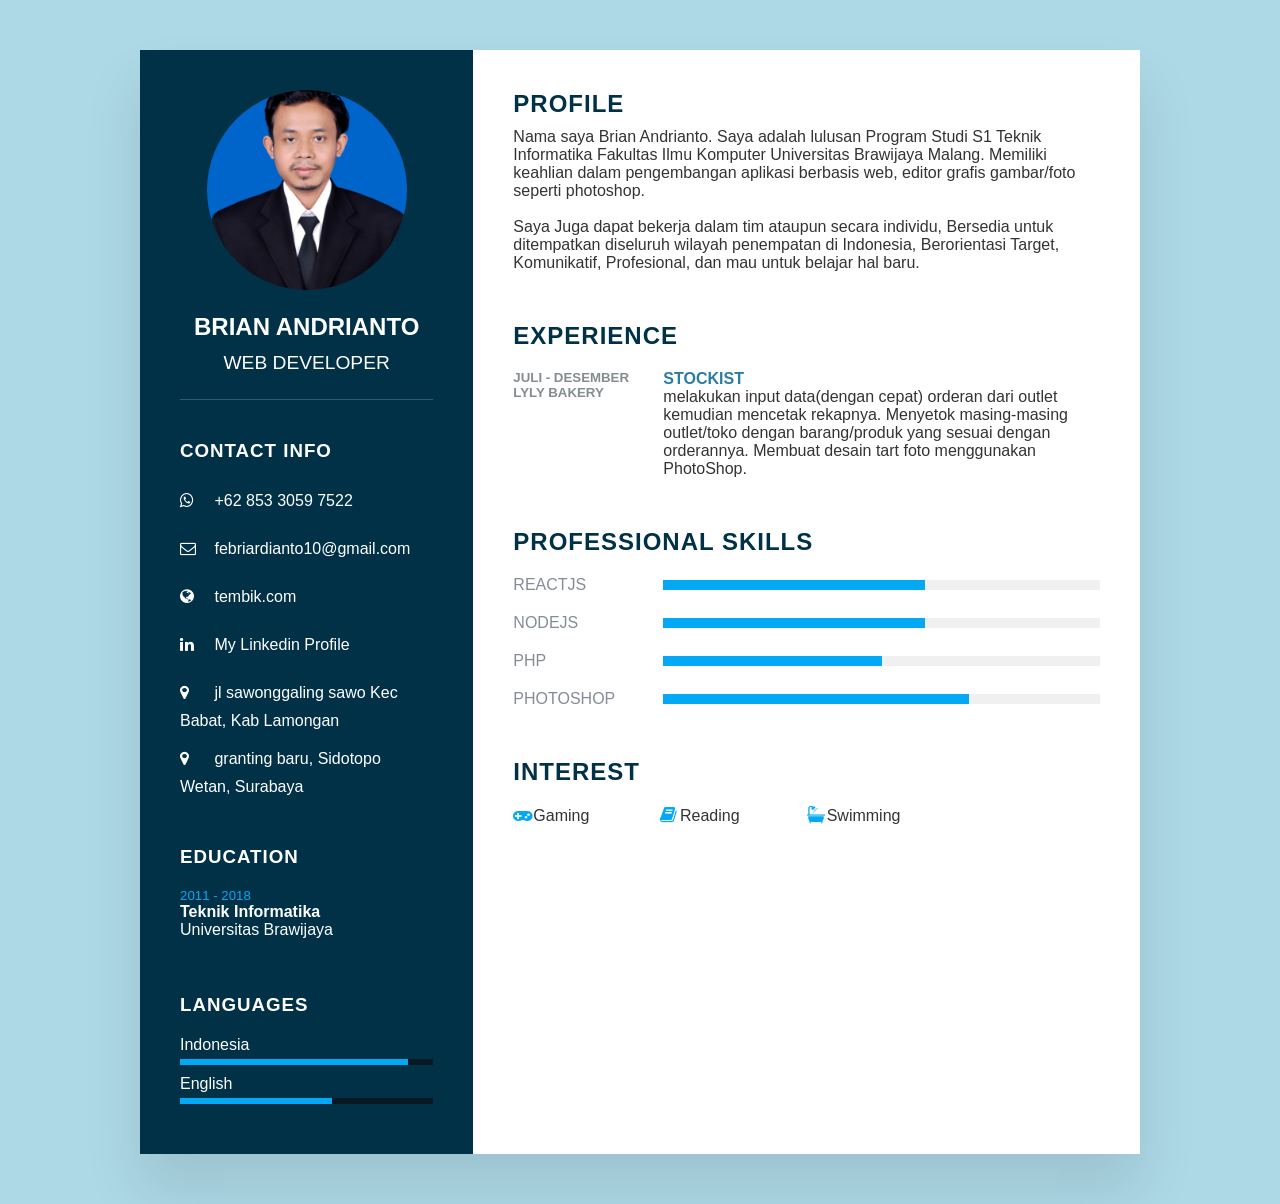
<file: index.html>
<!DOCTYPE html>
<html>

<head>
  <meta charset="utf-8" />
  <meta name="viewport" content="width=device-width, initial-scale=1" />
  <title>My Portfolio</title>
  <link rel="stylesheet" href="https://cdnjs.cloudflare.com/ajax/libs/font-awesome/4.7.0/css/font-awesome.css"
    integrity="sha512-5A8nwdMOWrSz20fDsjczgUidUBR8liPYU+WymTZP1lmY9G6Oc7HlZv156XqnsgNUzTyMefFTcsFH/tnJE/+xBg=="
    crossorigin="anonymous" referrerpolicy="no-referrer" />
  <link rel="stylesheet" type="text/css" href="style.css" />
</head>

<body>
  <div class="container">
    <div class="left_side">
      <div class="profileText">
        <div class="imgBx">
          <img src="pp.jpg" />
        </div>
        <h2>Brian Andrianto<br /><span>Web Developer</span></h2>
      </div>
      <div class="contactInfo">
        <h3 class="title">Contact Info</h3>
        <ul>
          <li class="point">
            <a href="https://wa.me/+6285330597522" target="_blank">
              <span class="icon"><i class="fa fa-whatsapp" aria-hidden="true"></i></span>
              <span class="text">+62 853 3059 7522</span>
            </a>
          </li>
          <li class="point">
            <a href="mailto:febriardianto10@gmail.com">
              <span class="icon"><i class="fa fa-envelope-o" aria-hidden="true"></i></span>
              <span class="text">febriardianto10@gmail.com</span>
            </a>
          </li>
          <li class="point">
            <a href="http://tembik.com" target="_blank">
              <span class="icon"><i class="fa fa-globe" aria-hidden="true"></i></span>
              <span class="text">tembik.com</span>
            </a>
          </li>
          <li class="point">
            <a href="https://www.linkedin.com/in/brian-andrianto-819239231/" target="_blank">
              <span class="icon"><i class="fa fa-linkedin" aria-hidden="true"></i></span>
              <span class="text">My Linkedin Profile</span>
            </a>
          </li>
          <li class="point">
            <span class="icon"><i class="fa fa-map-marker" aria-hidden="true"></i></span>
            <span class="text">jl sawonggaling sawo Kec Babat, Kab Lamongan</span>
          </li>
          <li class="point">
            <span class="icon"><i class="fa fa-map-marker" aria-hidden="true"></i></span>
            <span class="text">granting baru, Sidotopo Wetan, Surabaya</span>
          </li>
        </ul>
      </div>

      <div class="contactInfo education">
        <h3 class="title">Education</h3>
        <ul>
          <li>
            <h5>2011 - 2018</h5>
            <h4>Teknik Informatika</h4>
            <h4>Universitas Brawijaya</h4>
          </li>
        </ul>
      </div>
      <div class="contactInfo language">
        <h3 class="title">Languages</h3>
        <ul>
          <li>
            <span class="text">Indonesia</span>
            <span class="percent">
              <div style="width: 90%"></div>
            </span>
          </li>
          <li>
            <span class="text">English</span>
            <span class="percent">
              <div style="width: 60%"></div>
            </span>
          </li>
        </ul>
      </div>
    </div>

    <div class="right_side">
      <div class="about">
        <h2 class="title2">Profile</h2>
        <p>
          Nama saya Brian Andrianto. Saya adalah lulusan Program Studi S1
          Teknik Informatika Fakultas Ilmu Komputer Universitas Brawijaya
          Malang. Memiliki keahlian dalam pengembangan aplikasi berbasis web,
          editor grafis gambar/foto seperti photoshop. <br />
          <br />
          Saya Juga dapat bekerja dalam tim ataupun secara individu, Bersedia
          untuk ditempatkan diseluruh wilayah penempatan di Indonesia,
          Berorientasi Target, Komunikatif, Profesional, dan mau untuk belajar
          hal baru.
        </p>
      </div>
      <div class="about">
        <h2 class="title2">Experience</h2>
        <div class="box">
          <div class="year_company">
            <h5>juli - desember</h5>
            <h5>Lyly Bakery</h5>
          </div>
          <div class="text">
            <h4>Stockist</h4>
            <p>
              melakukan input data(dengan cepat) orderan dari outlet kemudian
              mencetak rekapnya. Menyetok masing-masing outlet/toko dengan
              barang/produk yang sesuai dengan orderannya. Membuat desain tart
              foto menggunakan PhotoShop.
            </p>
          </div>
        </div>              
      </div>

      <div class="about skills">
        <h2 class="title2">Professional Skills</h2>
        <div class="box">
          <h4>reactjs</h4>
          <div class="percent">
            <div style="width: 60%"></div>
          </div>
        </div>
        <div class="box">
          <h4>nodejs</h4>
          <div class="percent">
            <div style="width: 60%"></div>
          </div>
        </div>
        <div class="box">
          <h4>php</h4>
          <div class="percent">
            <div style="width: 50%"></div>
          </div>
        </div>
        <div class="box">
          <h4>Photoshop</h4>
          <div class="percent">
            <div style="width: 70%"></div>
          </div>
        </div>
      </div>
      <div class="about interest">
        <h2 class="title2">Interest</h2>
        <ul>
          <li><i class="fa fa-gamepad" aria-hidden="true"></i>Gaming</li>          
          <li><i class="fa fa-book" aria-hidden="true"></i>Reading</li>
          <li><i class="fa fa-bath" aria-hidden="true"></i>Swimming</li>
        </ul>
      </div>
    </div>
  </div>
</body>

</html>
</file>
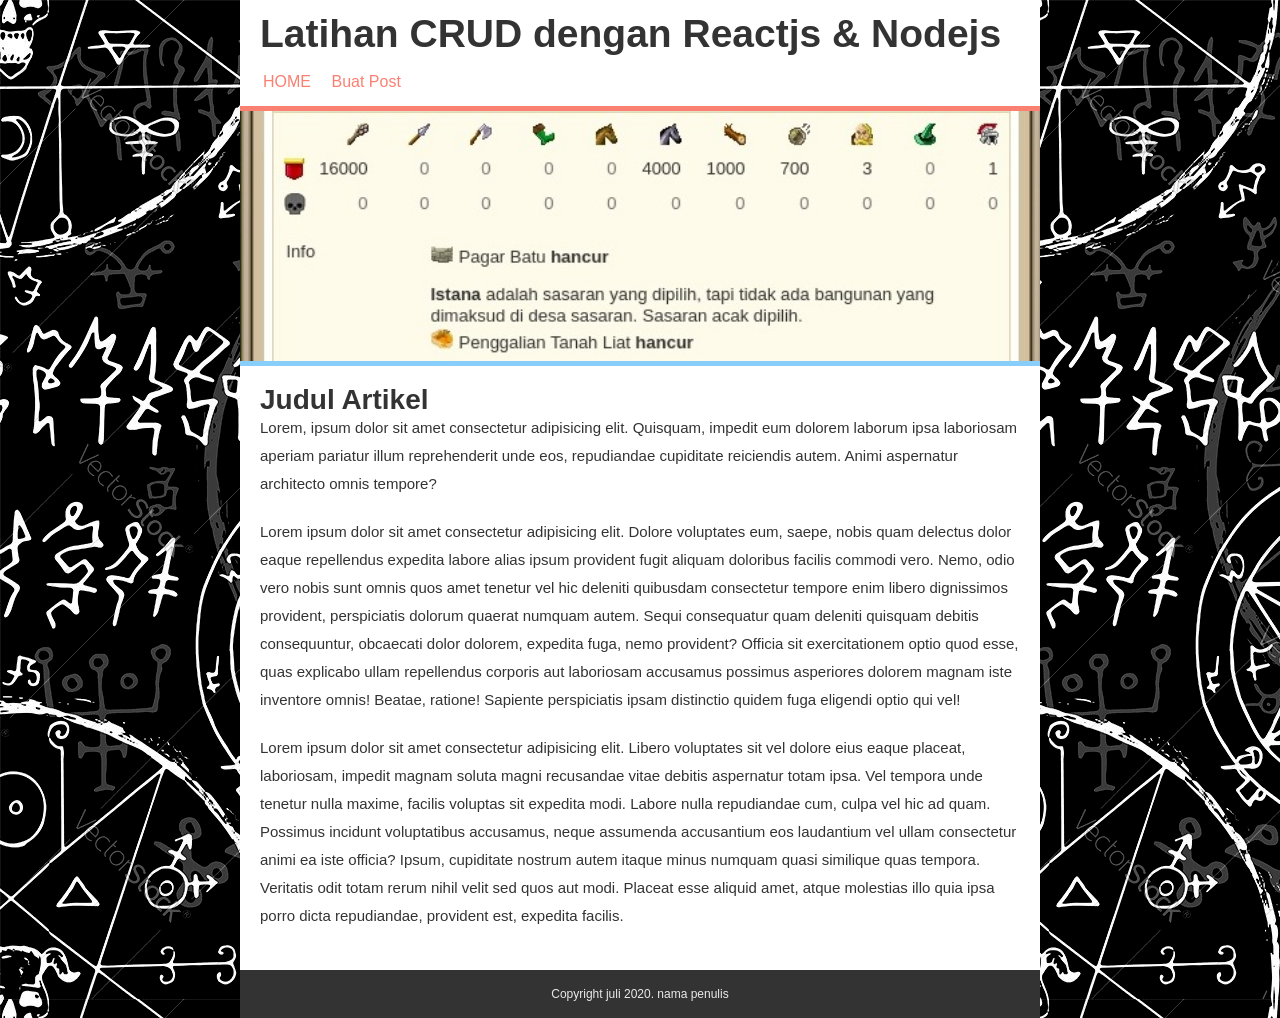
<file: coba.html>
<!DOCTYPE html>
<html lang="en">
<head>
    <meta charset="UTF-8">
    <meta name="viewport" content="width=device-width, initial-scale=1.0">
    <title>Latihan Web</title>
    <link rel="stylesheet" href="css/coba.css">
</head>
<body>
    <div class="kontainer">
        <div class="header">
            <h1 class="judul">Latihan CRUD dengan Reactjs & Nodejs</h1>
            <ul>
                <li><a href="coba.html">HOME</a></li>
                <li><a href="form.html">Buat Post</a></li>
            </ul>
        </div>
        <div class="gambar"></div>
        <div class="konten">
            <h2 class="judul">Judul Artikel</h2>
            <!-- <p class="penulis">Di tulis oleh <a href="#">penulis</a> pada januari 2020</p> -->
            <p class="isi">Lorem, ipsum dolor sit amet consectetur adipisicing elit. Quisquam, impedit eum dolorem laborum ipsa laboriosam aperiam pariatur illum reprehenderit unde eos, repudiandae cupiditate reiciendis autem. Animi aspernatur architecto omnis tempore?</p>
            <p class="isi">Lorem ipsum dolor sit amet consectetur adipisicing elit. Dolore voluptates eum, saepe, nobis quam delectus dolor eaque repellendus expedita labore alias ipsum provident fugit aliquam doloribus facilis commodi vero. Nemo, odio vero nobis sunt omnis quos amet tenetur vel hic deleniti quibusdam consectetur tempore enim libero dignissimos provident, perspiciatis dolorum quaerat numquam autem. Sequi consequatur quam deleniti quisquam debitis consequuntur, obcaecati dolor dolorem, expedita fuga, nemo provident? Officia sit exercitationem optio quod esse, quas explicabo ullam repellendus corporis aut laboriosam accusamus possimus asperiores dolorem magnam iste inventore omnis! Beatae, ratione! Sapiente perspiciatis ipsam distinctio quidem fuga eligendi optio qui vel!</p>
            <p class="isi">Lorem ipsum dolor sit amet consectetur adipisicing elit. Libero voluptates sit vel dolore eius eaque placeat, laboriosam, impedit magnam soluta magni recusandae vitae debitis aspernatur totam ipsa. Vel tempora unde tenetur nulla maxime, facilis voluptas sit expedita modi. Labore nulla repudiandae cum, culpa vel hic ad quam. Possimus incidunt voluptatibus accusamus, neque assumenda accusantium eos laudantium vel ullam consectetur animi ea iste officia? Ipsum, cupiditate nostrum autem itaque minus numquam quasi similique quas tempora. Veritatis odit totam rerum nihil velit sed quos aut modi. Placeat esse aliquid amet, atque molestias illo quia ipsa porro dicta repudiandae, provident est, expedita facilis.</p>
            
        </div>
        <div class="footer">
            <p class="copyright">Copyright juli 2020. nama penulis</p>
        </div>
    </div>
</body>
</html>
</file>
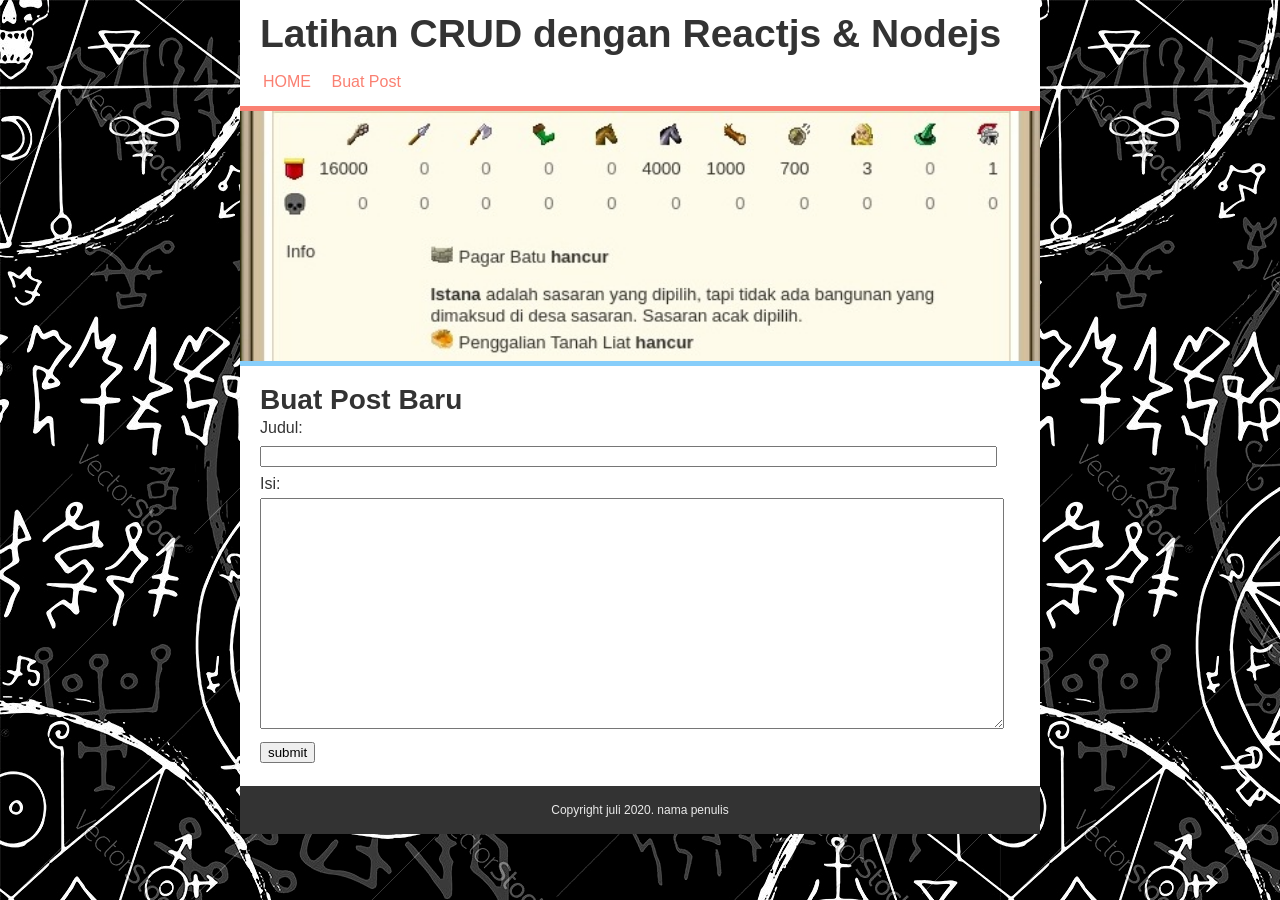
<file: form.html>
<!DOCTYPE html>
<html lang="en">
<head>
    <meta charset="UTF-8">
    <meta name="viewport" content="width=device-width, initial-scale=1.0">
    <title>Latihan Web</title>
    <link rel="stylesheet" href="css/coba.css">
</head>
<body>
    <div class="kontainer">
        <div class="header">
            <h1 class="judul">Latihan CRUD dengan Reactjs & Nodejs</h1>
            <ul>
                <li><a href="index.html">HOME</a></li>
                <li><a href="form.html">Buat Post</a></li>
            </ul>
        </div>
        <div class="gambar"></div>
        <div class="konten">
		<form>
            <h2 class="judul">Buat Post Baru</h2>
            <!-- <p class="penulis">Di tulis oleh <a href="#">penulis</a> pada januari 2020</p> -->
			<label>Judul: </label><br>
			<input type="text" size="90"><br>
			<label>Isi: </label><br>
			<textarea cols="90" rows="15"></textarea><br>
			<input type="submit" value="submit">
        </form> 
        </div>
        <div class="footer">
            <p class="copyright">Copyright juli 2020. nama penulis</p>
        </div>
    </div>
</body>
</html>
</file>
<file: style.css>
@import url("https: //fonts.googleapis.com/css?family=Poppins: 200,300,400,500,600,700,800,900&display=swap");

* {
  margin: 0;
  padding: 0;
  box-sizing: border-box;
  font-family: "Poppins", sans-serif;
}

body {
  background: lightblue;
  display: flex;
  justify-content: center;
  align-items: center;
  min-height: 100vh;
}

.container {
  position: relative;
  width: 100%;
  max-width: 1000px;
  min-height: 1000px;
  background: #fff;
  margin: 50px;
  display: grid;
  grid-template-columns: 1fr 2fr;
  box-shadow: 0 35px 55px rgba(0, 0, 0, 0.1);
}

.container .left_side {
  position: relative;
  background: #003147;
  padding: 40px;
}

.profileText {
  position: relative;
  display: flex;
  flex-direction: column;
  align-items: center;
  padding-bottom: 20px;
  border-bottom: 1px solid rgba(255, 255, 255, 0.2);
}

.profileText .imgBx {
  position: relative;
  width: 200px;
  height: 200px;
  border-radius: 50%;
  overflow: hidden;
}

.profileText .imgBx img {
  position: absolute;
  top: 0;
  left: 0;
  width: 100%;
  height: 100%;
  object-fit: cover;
}

.profileText h2 {
  color: #fff;
  font-size: 1.5em;
  margin-top: 20px;
  text-transform: uppercase;
  text-align: center;
  font-weight: 600;
  line-height: 1.4em;
}

.profileText h2 span {
  font-size: 0.8em;
  font-weight: 300;
}

.contactInfo {
  padding-top: 40px;
}

.title {
  color: #fff;
  text-transform: uppercase;
  font-weight: 600;
  letter-spacing: 1px;
  margin-bottom: 20px;
}

.contactInfo ul {
  position: relative;
}

.contactInfo ul li {
  position: relative;
  list-style: none;
  margin: 10px 0;
  /* cursor: pointer; */
}

.point{
  cursor: pointer;
}

.contactInfo ul li a{
  text-decoration: none;
}

.contactInfo ul li .icon {
  display: inline-block;
  width: 30px;
  margin: 10px 0;
  cursor: pointer;
}

.contactInfo ul li span {
  color: #fff;
  font-weight: 300;
}

.contactInfo.education li {
  margin-bottom: 15px;
}

.contactInfo.education h5 {
  color: #03a9f4;
  font-weight: 500;
}

.contactInfo.education h4:nth-child(2) {
  color: #fff;
  font-weight: 800;
}

.contactInfo.education h4 {
  color: #fff;
  font-weight: 500;
}

.contactInfo.language .percent {
  position: relative;
  width: 100%;
  height: 6px;
  background: #081921;
  display: block;
  margin-top: 5px;
}

.contactInfo.language .percent div {
  position: absolute;
  top: 0;
  left: 0;
  height: 100%;
  background: #03a9f4;
}

.container .right_side {
  position: relative;
  background: #fff;
  padding: 40px;
}

.about {
  margin-bottom: 50px;
}

.about:last-child {
  margin-bottom: 0;
}

.title2 {
  color: #003147;
  text-transform: uppercase;
  letter-spacing: 1px;
  margin-bottom: 10px;
}

p {
  color: #333;
}

.about .box {
  display: flex;
  flex-direction: row;
  margin: 20px 0;
}

.about .box .year_company {
  min-width: 150px;
}

.about .box .year_company h5 {
  text-transform: uppercase;
  color: #848c90;
  font-weight: 600;
}

.about .box .text h4 {
  text-transform: uppercase;
  color: #2a7da2;
  font-size: 16px;
}

.skills .box {
  position: relative;
  width: 100%;
  display: grid;
  grid-template-columns: 150px 1fr;
  justify-content: center;
  align-items: center;
}

.skills .box h4 {
  text-transform: uppercase;
  color: #848c99;
  font-weight: 500;
}

.skills .box .percent {
  position: relative;
  width: 100%;
  height: 10px;
  background: #f0f0f0;
}

.skills .box .percent div {
  position: absolute;
  top: 0;
  left: 0;
  height: 100%;
  background: #03a9f4;
}

.interest ul {
  display: grid;
  grid-template-columns: repeat(4, 1fr);
}

.interest ul li {
  list-style: none;
  color: #333;
  font-weight: 500;
  margin: 10px 0;
}

.interest ul li .fa {
  color: #03a9f4;
  font-size: 18px;
  width: 20px;
}

@media (max-width: 1000px) {
  .container {
    margin: 10px;
    grid-template-columns: repeat(1, 1fr);
  }
  .interest ul {
    grid-template-columns: repeat(2, 1fr);
  }
}

@media (max-width: 600px) {
  .about .box {
    flex-direction: column;
  }
  .about .box .year_company {
    margin-bottom: 5px;
  }
  .interest ul {
    grid-template-columns: repeat(1, 1fr);
  }
  .skills .box {
    grid-template-columns: repeat(1, 1fr);
  }
}
</file>
<file: css/coba.css>
/* http://meyerweb.com/eric/tools/css/reset/ 
   v2.0 | 20110126
   License: none (public domain)
*/

html, body, div, span, applet, object, iframe,
h1, h2, h3, h4, h5, h6, p, blockquote, pre,
a, abbr, acronym, address, big, cite, code,
del, dfn, em, img, ins, kbd, q, s, samp,
small, strike, strong, sub, sup, tt, var,
b, u, i, center,
dl, dt, dd, ol, ul, li,
fieldset, form, label, legend,
table, caption, tbody, tfoot, thead, tr, th, td,
article, aside, canvas, details, embed, 
figure, figcaption, footer, header, hgroup, 
menu, nav, output, ruby, section, summary,
time, mark, audio, video {
	margin: 0;
	padding: 0;
	border: 0;
	font-size: 100%;
	font: inherit;
	vertical-align: baseline;
}
/* HTML5 display-role reset for older browsers */
article, aside, details, figcaption, figure, 
footer, header, hgroup, menu, nav, section {
	display: block;
}
body {
	line-height: 1;
}
ol, ul {
	list-style: none;
}
blockquote, q {
	quotes: none;
}
blockquote:before, blockquote:after,
q:before, q:after {
	content: '';
	content: none;
}
table {
	border-collapse: collapse;
	border-spacing: 0;
}

/* mulai */
body{
    font: 16px/28px arial, sans-serif;
    background-color:#eaeaea;
	background-image:url("../img/30588252.jpg");
    color: #333333;
}
.kontainer{
    width: 800px;
    margin: auto;
    background-color: #ffffff;
}
.header{
	padding: 20px;
	padding-bottom: 10px;
}
.header .judul{
    font-size: 39px;
    font-weight: bold;
}
.header ul li{
	display: inline-block;
	margin-top: 20px;
	margin-right: 10px;
}
.header a{
	text-decoration: none;
	color: salmon;
	padding: 3px;
}
.header a:hover{
	background-color: lightskyblue;
	color: white;
}
.gambar{
	height: 250px;
	background-image: url("../img/131.jpg");
	background-size: cover;
	background-position: 0 -45px;
	border-top: 5px solid salmon;
	border-bottom: 5px solid lightskyblue;
}
.konten{
	padding: 20px;
}
.konten h2{
	font-size: 28px;
	font-weight: bold;
}
.konten .penulis{
	font-size: 11px;
	margin-top: -5px;
}
.konten .penulis a{
	text-decoration:none;
	color:salmon;
}
.konten .isi{
	margin-bottom: 20px;
	font-size: 15px;
}
.footer{
	background-color: #333333;
	padding: 10px;
}
.footer .copyright{
	color: #eaeaea;
	text-align: center;
	font-size: 12px;
}
</file>
